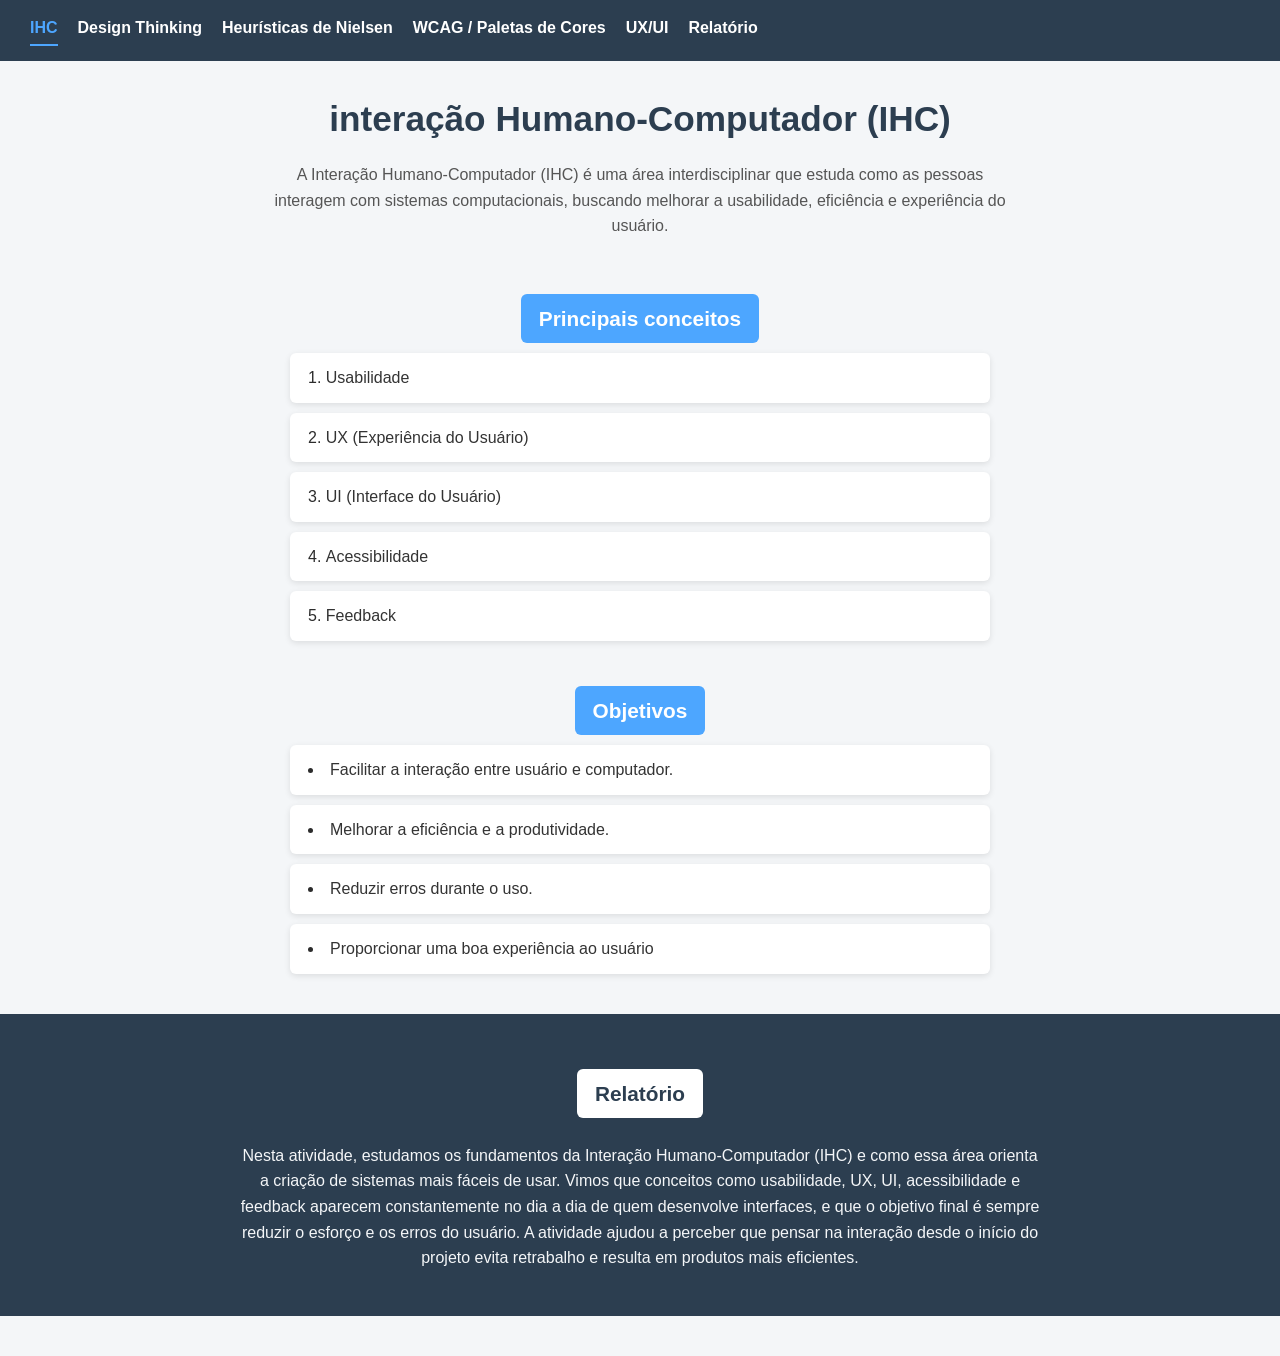
<file: index.html>
<!DOCTYPE html>
<html lang="pt-br">
<head>
    <meta charset="UTF-8">
    <meta name="viewport" content="width=device-width, initial-scale=1.0">
    <meta http-equiv="refresh" content="0; url=atividade1.html">
    <link rel="stylesheet" href="estilo.css">
    <title>Trilha IHC</title>
</head>
<body>
    <center>
        <h1>Trilha IHC</h1>
    </center>
    <h4>Redirecionando para a página inicial do site... Se isso não acontecer automaticamente, <a href="atividade1.html">clique aqui</a>.</h4>
</body>
</html>
</file>
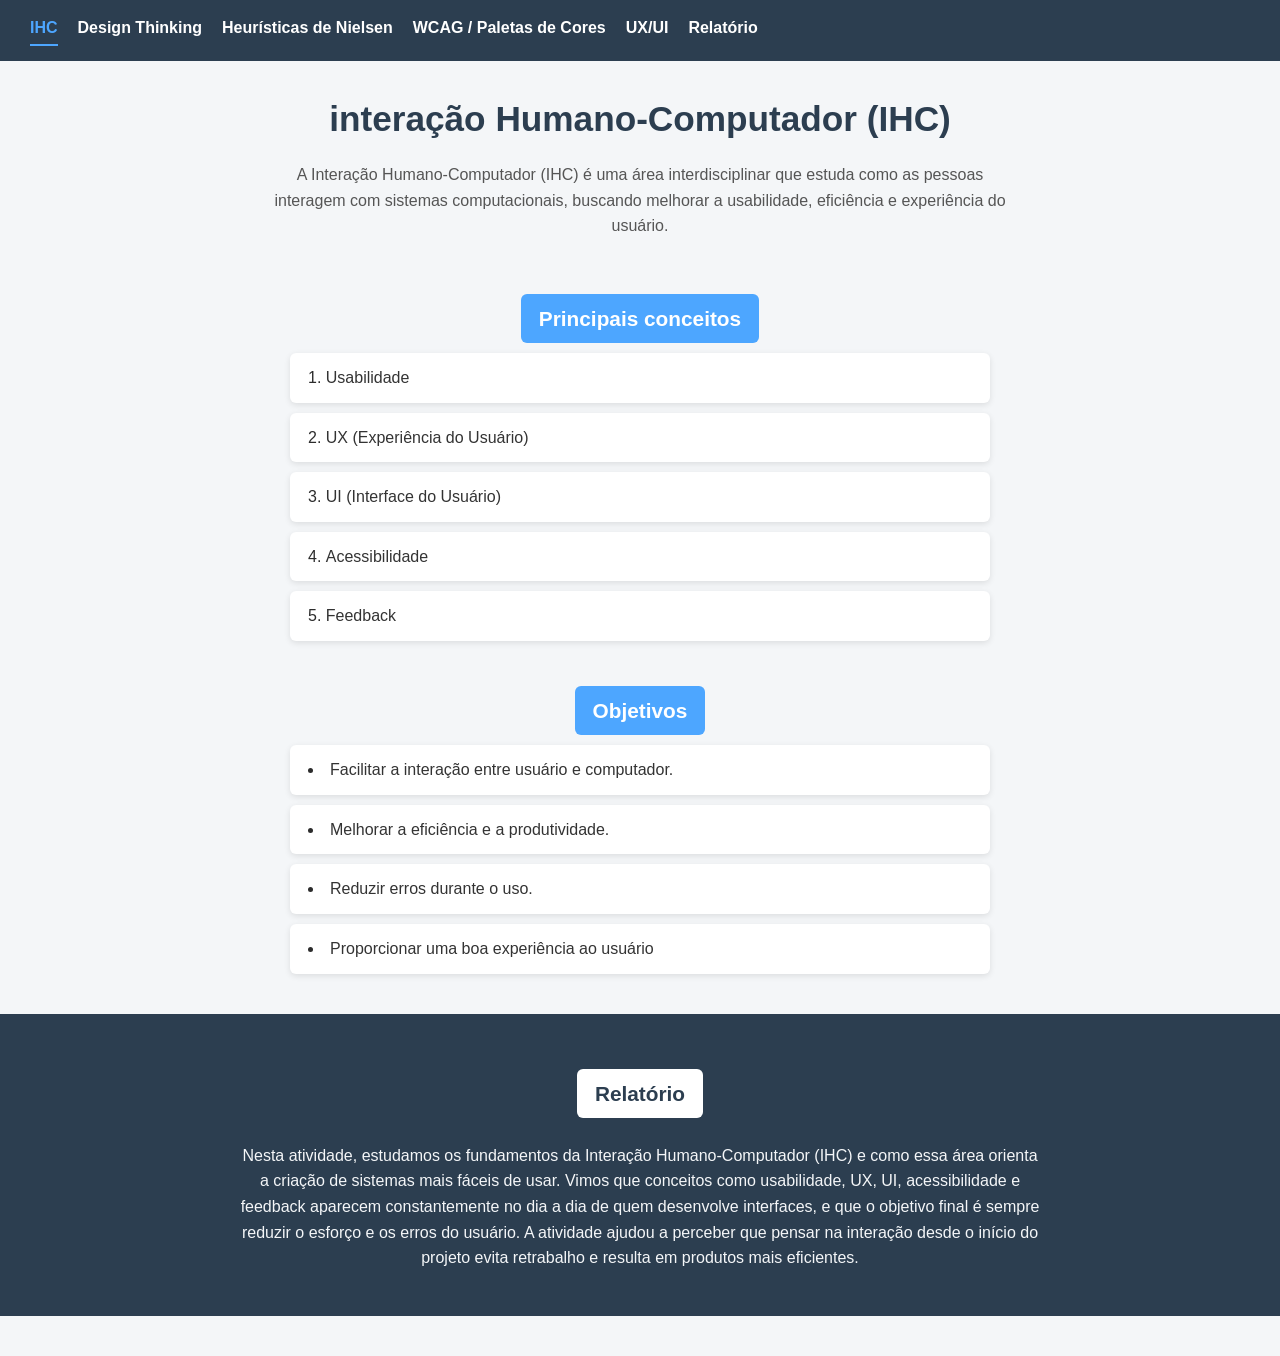
<file: atividade1.html>
<!DOCTYPE html>
<html lang="en">
<head>
    <meta charset="UTF-8">
    <meta name="viewport" content="width=device-width, initial-scale=1.0">
    <link rel="stylesheet" href="estilo.css">
    <title>atividade1</title>
</head>
<body>
    <nav>
        <a href="atividade1.html" class="active">IHC</a>
        <a href="atividade3.html">Design Thinking</a>
        <a href="atividade2.html">Heurísticas de Nielsen</a>
        <a href="atividade4.html">WCAG / Paletas de Cores</a>
        <a href="atividade5.html">UX/UI</a>
        <a href="#relatorio">Relatório</a>
    </nav>
    <center>
        <h1>interação Humano-Computador (IHC)</h1>
    </center>
    <h4>A Interação Humano-Computador (IHC) é uma área interdisciplinar que estuda como as pessoas interagem com sistemas computacionais, buscando melhorar a usabilidade, eficiência e experiência do usuário.</h4>
    <center><h2>Principais conceitos</h2></center>
    <ol>
        <li><h4>Usabilidade</h4></li>
        <li><h4>UX (Experiência do Usuário)</h4></li>
        <li><h4>UI (Interface do Usuário)</h4></li>
        <li><h4>Acessibilidade</h4></li>
        <li><h4>Feedback</h4></li>
    </ol>
    <center><h2>Objetivos</h2></center>
    <ul>
        <li><h4>Facilitar a interação entre usuário e computador.</h4></li>
        <li><h4>Melhorar a eficiência e a produtividade.</h4></li>
        <li><h4>Reduzir erros durante o uso.</h4></li>
        <li><h4>Proporcionar uma boa experiência ao usuário</h4></li>
    </ul>

    <section><center id="relatorio">
    <h2>Relatório</h2>
    <h4>Nesta atividade, estudamos os fundamentos da Interação Humano-Computador (IHC) e como essa área orienta a criação de sistemas mais fáceis de usar. Vimos que conceitos como usabilidade, UX, UI, acessibilidade e feedback aparecem constantemente no dia a dia de quem desenvolve interfaces, e que o objetivo final é sempre reduzir o esforço e os erros do usuário. A atividade ajudou a perceber que pensar na interação desde o início do projeto evita retrabalho e resulta em produtos mais eficientes.</h4>
    </center></section>
</body>
</html>
</file>
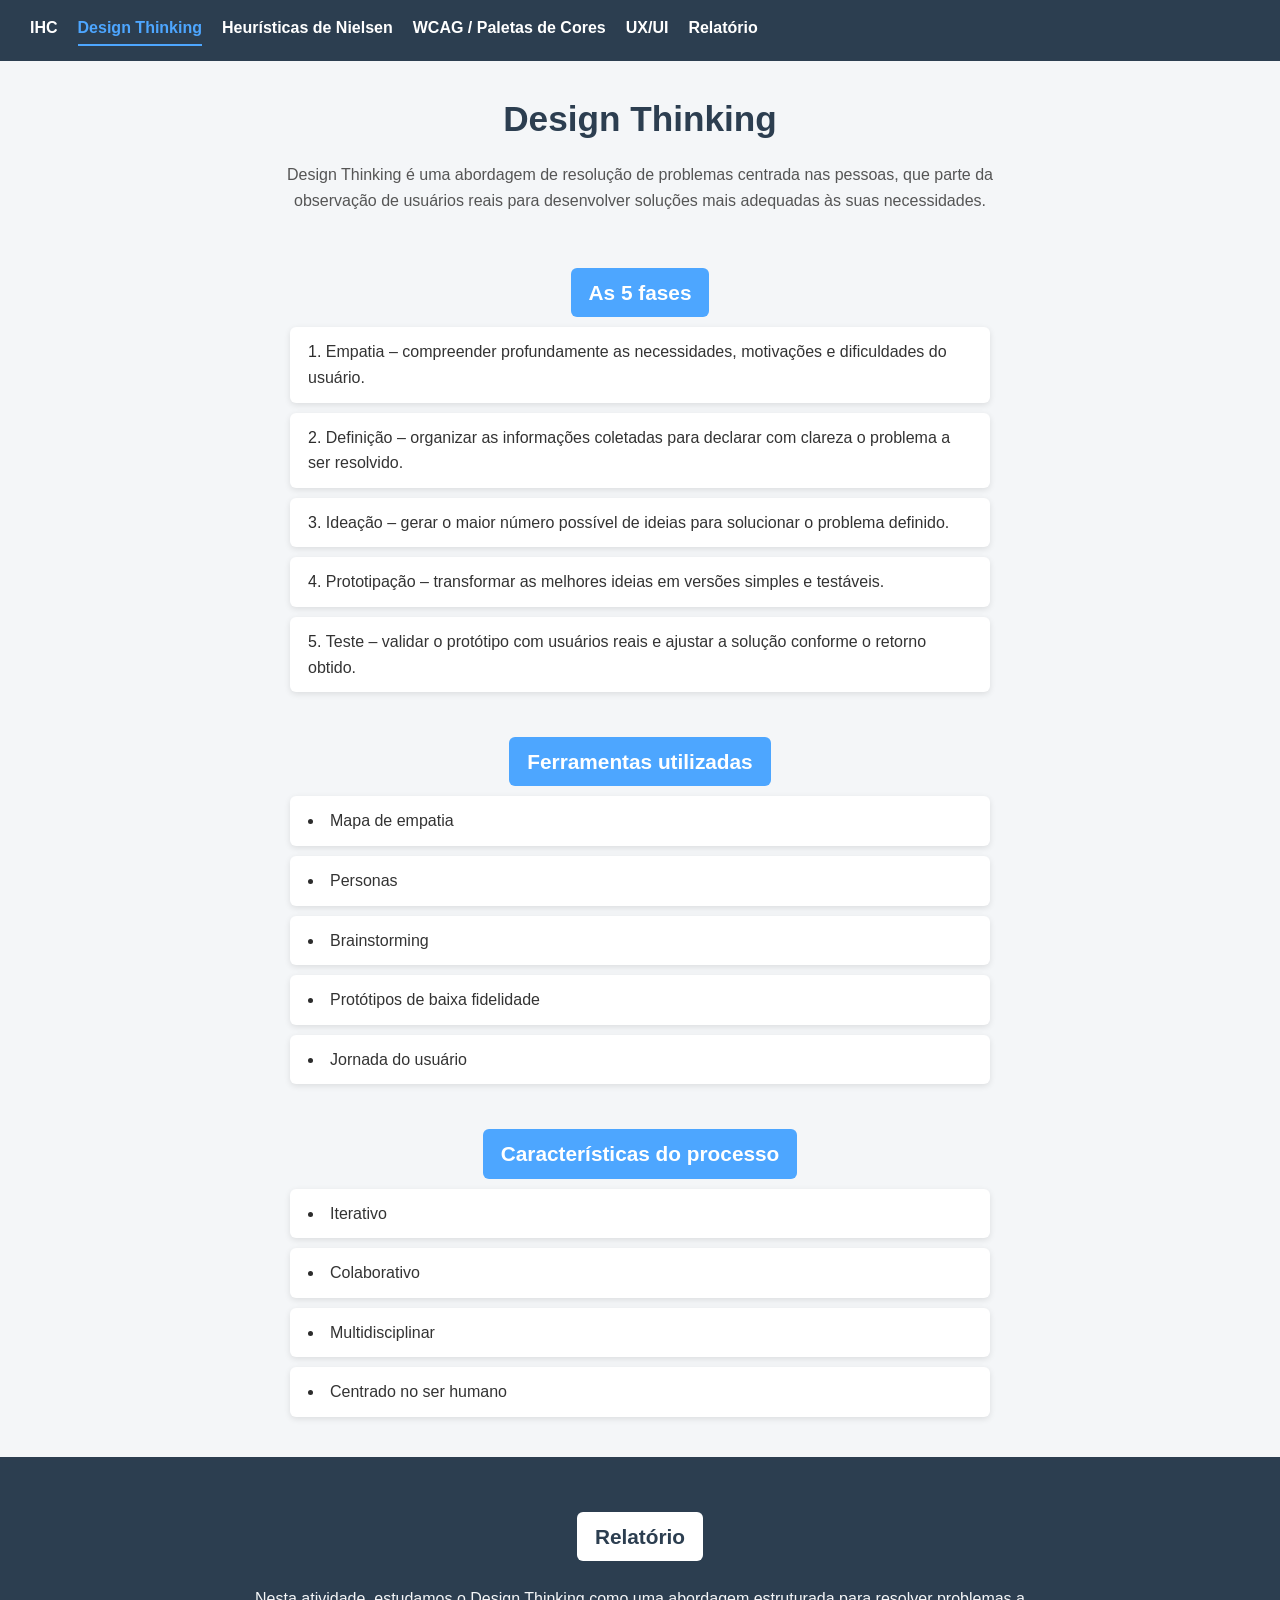
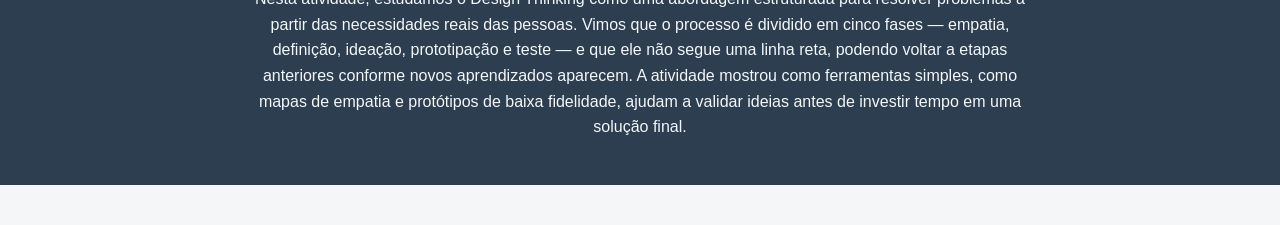
<file: atividade3.html>
<!DOCTYPE html>
<html lang="pt-br">
<head>
    <meta charset="UTF-8">
    <meta name="viewport" content="width=device-width, initial-scale=1.0">
    <link rel="stylesheet" href="estilo.css">
    <title>atividade3</title>
</head>
<body>
    <nav>
        <a href="atividade1.html">IHC</a>
        <a href="atividade3.html" class="active">Design Thinking</a>
        <a href="atividade2.html">Heurísticas de Nielsen</a>
        <a href="atividade4.html">WCAG / Paletas de Cores</a>
        <a href="atividade5.html">UX/UI</a>
        <a href="#relatorio">Relatório</a>
    </nav>
    <center>
        <h1>Design Thinking</h1>
    </center>
    <h4>Design Thinking é uma abordagem de resolução de problemas centrada nas pessoas, que parte da observação de usuários reais para desenvolver soluções mais adequadas às suas necessidades.</h4>

    <center><h2>As 5 fases</h2></center>
    <ol>
        <li><h4>Empatia – compreender profundamente as necessidades, motivações e dificuldades do usuário.</h4></li>
        <li><h4>Definição – organizar as informações coletadas para declarar com clareza o problema a ser resolvido.</h4></li>
        <li><h4>Ideação – gerar o maior número possível de ideias para solucionar o problema definido.</h4></li>
        <li><h4>Prototipação – transformar as melhores ideias em versões simples e testáveis.</h4></li>
        <li><h4>Teste – validar o protótipo com usuários reais e ajustar a solução conforme o retorno obtido.</h4></li>
    </ol>

    <center><h2>Ferramentas utilizadas</h2></center>
    <ul>
        <li><h4>Mapa de empatia</h4></li>
        <li><h4>Personas</h4></li>
        <li><h4>Brainstorming</h4></li>
        <li><h4>Protótipos de baixa fidelidade</h4></li>
        <li><h4>Jornada do usuário</h4></li>
    </ul>

    <center><h2>Características do processo</h2></center>
    <ul>
        <li><h4>Iterativo</h4></li>
        <li><h4>Colaborativo</h4></li>
        <li><h4>Multidisciplinar</h4></li>
        <li><h4>Centrado no ser humano</h4></li>
    </ul>

    <section><center id="relatorio">
    <h2>Relatório</h2>
    <h4>Nesta atividade, estudamos o Design Thinking como uma abordagem estruturada para resolver problemas a partir das necessidades reais das pessoas. Vimos que o processo é dividido em cinco fases — empatia, definição, ideação, prototipação e teste — e que ele não segue uma linha reta, podendo voltar a etapas anteriores conforme novos aprendizados aparecem. A atividade mostrou como ferramentas simples, como mapas de empatia e protótipos de baixa fidelidade, ajudam a validar ideias antes de investir tempo em uma solução final.</h4>
    </center></section>
</body>
</html>
</file>
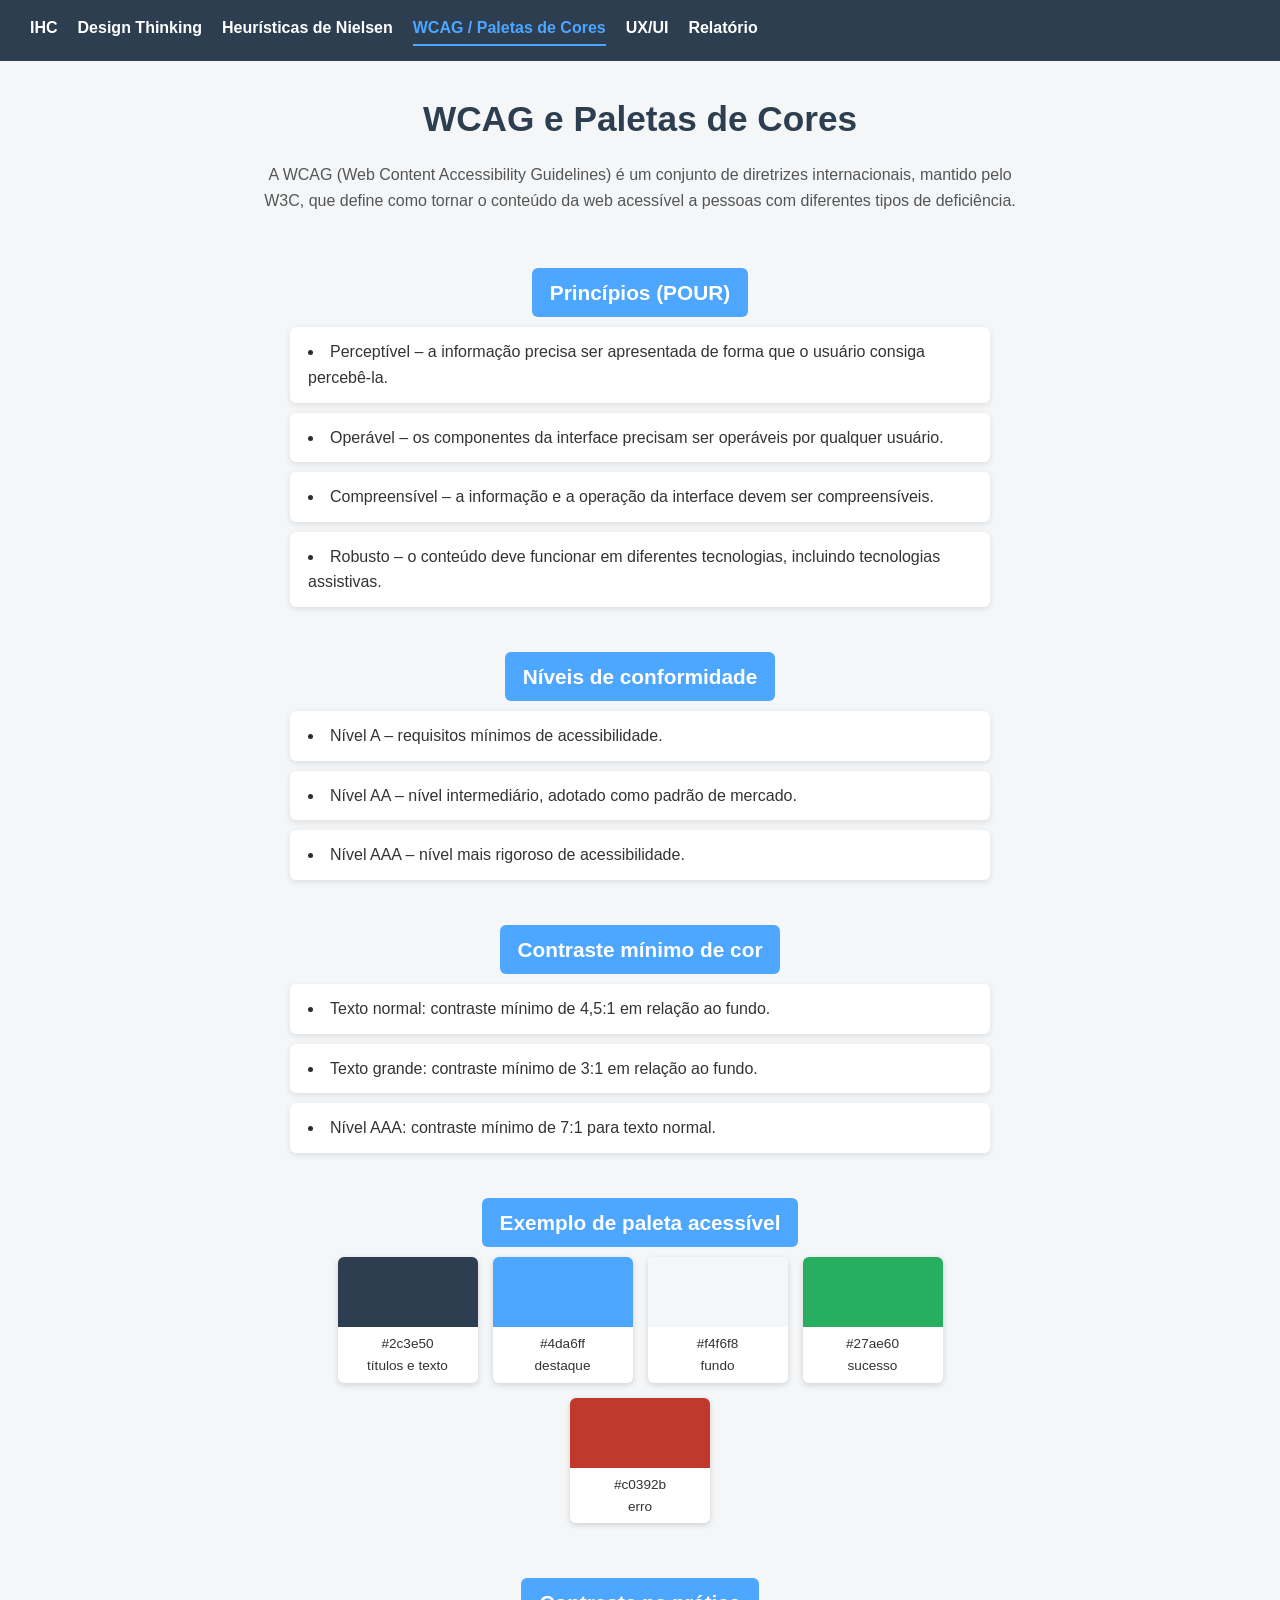
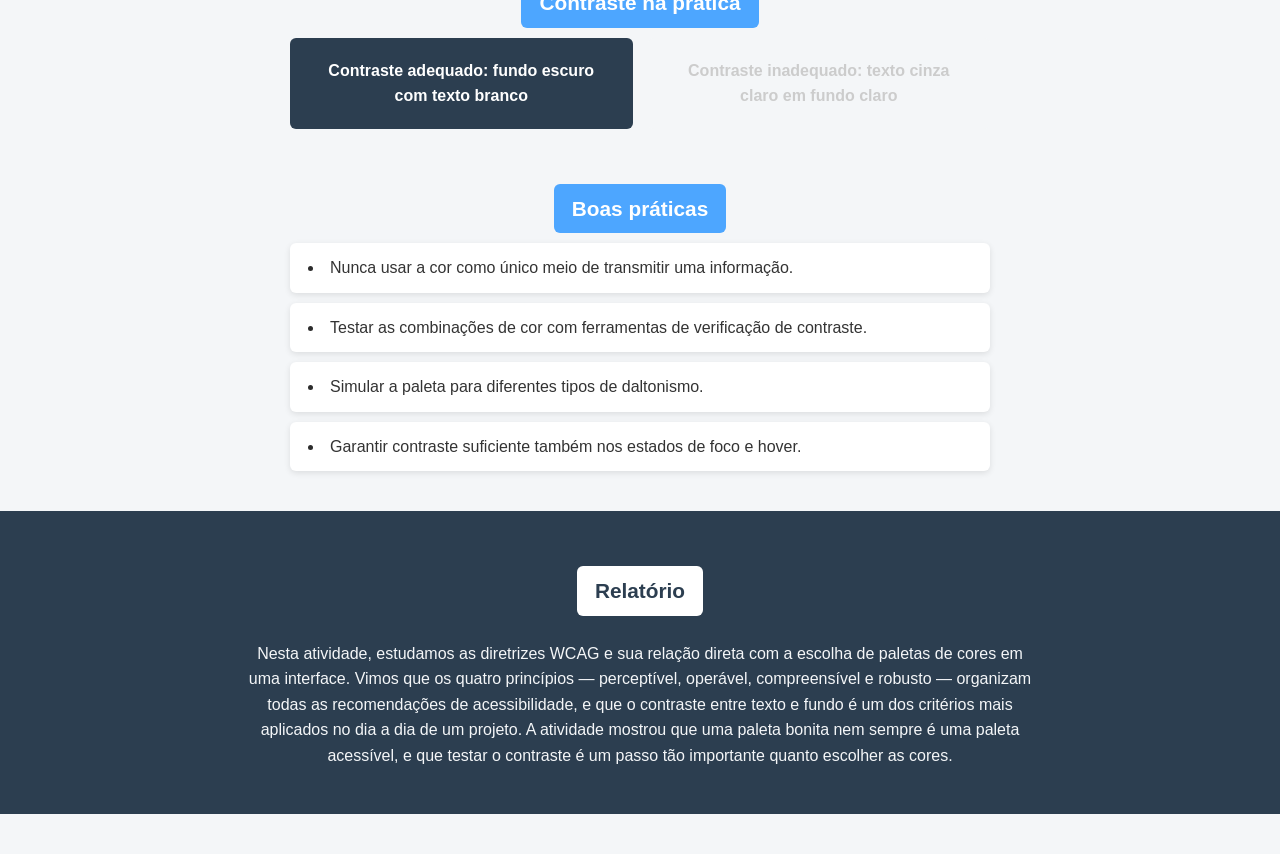
<file: atividade4.html>
<!DOCTYPE html>
<html lang="pt-br">
<head>
    <meta charset="UTF-8">
    <meta name="viewport" content="width=device-width, initial-scale=1.0">
    <link rel="stylesheet" href="estilo.css">
    <title>atividade4</title>
</head>
<body>
    <nav>
        <a href="atividade1.html">IHC</a>
        <a href="atividade3.html">Design Thinking</a>
        <a href="atividade2.html">Heurísticas de Nielsen</a>
        <a href="atividade4.html" class="active">WCAG / Paletas de Cores</a>
        <a href="atividade5.html">UX/UI</a>
        <a href="#relatorio">Relatório</a>
    </nav>
    <center>
        <h1>WCAG e Paletas de Cores</h1>
    </center>
    <h4>A WCAG (Web Content Accessibility Guidelines) é um conjunto de diretrizes internacionais, mantido pelo W3C, que define como tornar o conteúdo da web acessível a pessoas com diferentes tipos de deficiência.</h4>

    <center><h2>Princípios (POUR)</h2></center>
    <ul>
        <li><h4>Perceptível – a informação precisa ser apresentada de forma que o usuário consiga percebê-la.</h4></li>
        <li><h4>Operável – os componentes da interface precisam ser operáveis por qualquer usuário.</h4></li>
        <li><h4>Compreensível – a informação e a operação da interface devem ser compreensíveis.</h4></li>
        <li><h4>Robusto – o conteúdo deve funcionar em diferentes tecnologias, incluindo tecnologias assistivas.</h4></li>
    </ul>

    <center><h2>Níveis de conformidade</h2></center>
    <ul>
        <li><h4>Nível A – requisitos mínimos de acessibilidade.</h4></li>
        <li><h4>Nível AA – nível intermediário, adotado como padrão de mercado.</h4></li>
        <li><h4>Nível AAA – nível mais rigoroso de acessibilidade.</h4></li>
    </ul>

    <center><h2>Contraste mínimo de cor</h2></center>
    <ul>
        <li><h4>Texto normal: contraste mínimo de 4,5:1 em relação ao fundo.</h4></li>
        <li><h4>Texto grande: contraste mínimo de 3:1 em relação ao fundo.</h4></li>
        <li><h4>Nível AAA: contraste mínimo de 7:1 para texto normal.</h4></li>
    </ul>

    <center><h2>Exemplo de paleta acessível</h2></center>
    <div class="paleta">
        <div class="cor">
            <div class="amostra" style="background-color:#2c3e50;"></div>
            <div class="legenda">#2c3e50<br>títulos e texto</div>
        </div>
        <div class="cor">
            <div class="amostra" style="background-color:#4da6ff;"></div>
            <div class="legenda">#4da6ff<br>destaque</div>
        </div>
        <div class="cor">
            <div class="amostra" style="background-color:#f4f6f8;"></div>
            <div class="legenda">#f4f6f8<br>fundo</div>
        </div>
        <div class="cor">
            <div class="amostra" style="background-color:#27ae60;"></div>
            <div class="legenda">#27ae60<br>sucesso</div>
        </div>
        <div class="cor">
            <div class="amostra" style="background-color:#c0392b;"></div>
            <div class="legenda">#c0392b<br>erro</div>
        </div>
    </div>

    <center><h2>Contraste na prática</h2></center>
    <div class="contraste-exemplo">
        <div style="background-color:#2c3e50; color:#ffffff;">Contraste adequado: fundo escuro com texto branco</div>
        <div style="background-color:#f4f6f8; color:#cccccc;">Contraste inadequado: texto cinza claro em fundo claro</div>
    </div>

    <center><h2>Boas práticas</h2></center>
    <ul>
        <li><h4>Nunca usar a cor como único meio de transmitir uma informação.</h4></li>
        <li><h4>Testar as combinações de cor com ferramentas de verificação de contraste.</h4></li>
        <li><h4>Simular a paleta para diferentes tipos de daltonismo.</h4></li>
        <li><h4>Garantir contraste suficiente também nos estados de foco e hover.</h4></li>
    </ul>

    <section><center id="relatorio">
    <h2>Relatório</h2>
    <h4>Nesta atividade, estudamos as diretrizes WCAG e sua relação direta com a escolha de paletas de cores em uma interface. Vimos que os quatro princípios — perceptível, operável, compreensível e robusto — organizam todas as recomendações de acessibilidade, e que o contraste entre texto e fundo é um dos critérios mais aplicados no dia a dia de um projeto. A atividade mostrou que uma paleta bonita nem sempre é uma paleta acessível, e que testar o contraste é um passo tão importante quanto escolher as cores.</h4>
    </center></section>
</body>
</html>
</file>
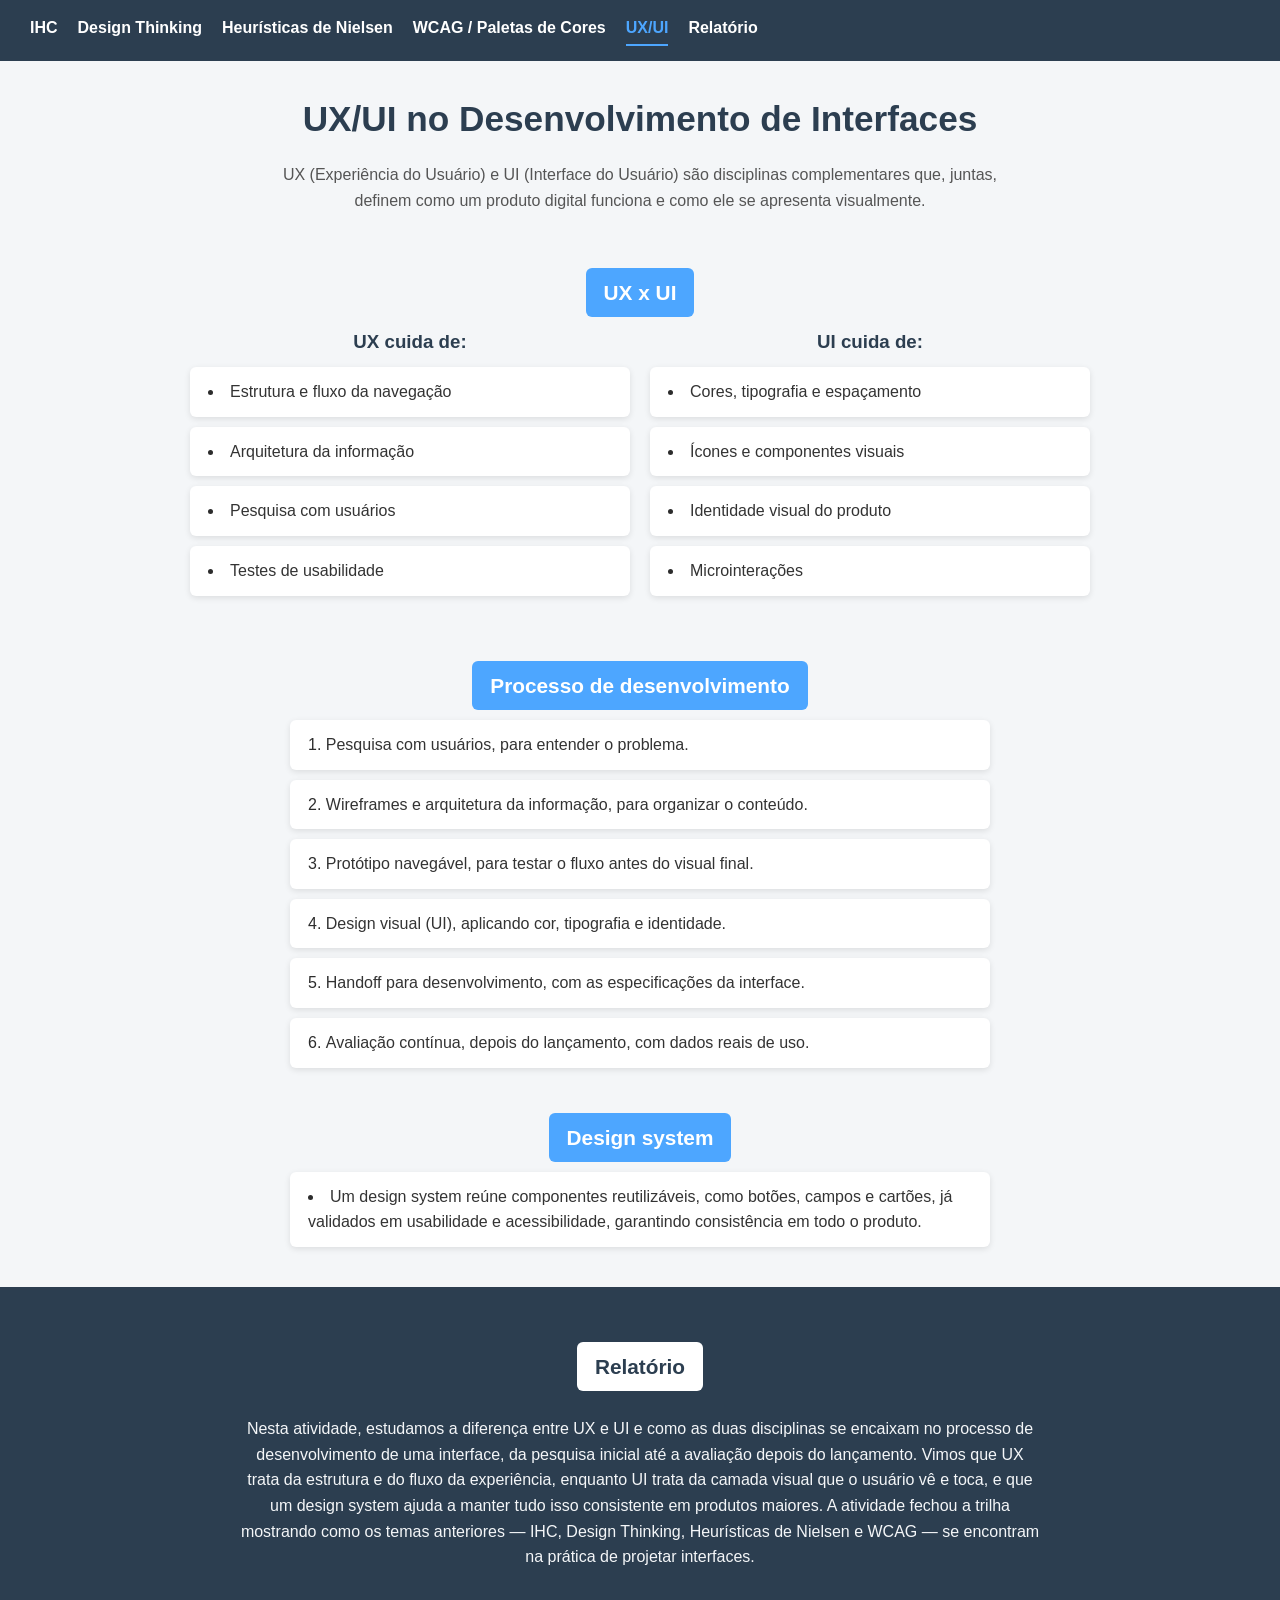
<file: atividade5.html>
<!DOCTYPE html>
<html lang="pt-br">
<head>
    <meta charset="UTF-8">
    <meta name="viewport" content="width=device-width, initial-scale=1.0">
    <link rel="stylesheet" href="estilo.css">
    <title>atividade5</title>
</head>
<body>
    <nav>
        <a href="atividade1.html">IHC</a>
        <a href="atividade3.html">Design Thinking</a>
        <a href="atividade2.html">Heurísticas de Nielsen</a>
        <a href="atividade4.html">WCAG / Paletas de Cores</a>
        <a href="atividade5.html" class="active">UX/UI</a>
        <a href="#relatorio">Relatório</a>
    </nav>
    <center>
        <h1>UX/UI no Desenvolvimento de Interfaces</h1>
    </center>
    <h4>UX (Experiência do Usuário) e UI (Interface do Usuário) são disciplinas complementares que, juntas, definem como um produto digital funciona e como ele se apresenta visualmente.</h4>

    <center><h2>UX x UI</h2></center>
    <div class="compare-cols">
        <div>
            <h3>UX cuida de:</h3>
            <ul>
                <li><h4>Estrutura e fluxo da navegação</h4></li>
                <li><h4>Arquitetura da informação</h4></li>
                <li><h4>Pesquisa com usuários</h4></li>
                <li><h4>Testes de usabilidade</h4></li>
            </ul>
        </div>
        <div>
            <h3>UI cuida de:</h3>
            <ul>
                <li><h4>Cores, tipografia e espaçamento</h4></li>
                <li><h4>Ícones e componentes visuais</h4></li>
                <li><h4>Identidade visual do produto</h4></li>
                <li><h4>Microinterações</h4></li>
            </ul>
        </div>
    </div>

    <center><h2>Processo de desenvolvimento</h2></center>
    <ol>
        <li><h4>Pesquisa com usuários, para entender o problema.</h4></li>
        <li><h4>Wireframes e arquitetura da informação, para organizar o conteúdo.</h4></li>
        <li><h4>Protótipo navegável, para testar o fluxo antes do visual final.</h4></li>
        <li><h4>Design visual (UI), aplicando cor, tipografia e identidade.</h4></li>
        <li><h4>Handoff para desenvolvimento, com as especificações da interface.</h4></li>
        <li><h4>Avaliação contínua, depois do lançamento, com dados reais de uso.</h4></li>
    </ol>

    <center><h2>Design system</h2></center>
    <ul>
        <li><h4>Um design system reúne componentes reutilizáveis, como botões, campos e cartões, já validados em usabilidade e acessibilidade, garantindo consistência em todo o produto.</h4></li>
    </ul>

    <section><center id="relatorio">
    <h2>Relatório</h2>
    <h4>Nesta atividade, estudamos a diferença entre UX e UI e como as duas disciplinas se encaixam no processo de desenvolvimento de uma interface, da pesquisa inicial até a avaliação depois do lançamento. Vimos que UX trata da estrutura e do fluxo da experiência, enquanto UI trata da camada visual que o usuário vê e toca, e que um design system ajuda a manter tudo isso consistente em produtos maiores. A atividade fechou a trilha mostrando como os temas anteriores — IHC, Design Thinking, Heurísticas de Nielsen e WCAG — se encontram na prática de projetar interfaces.</h4>
    </center></section>
</body>
</html>
</file>
<file: estilo.css>
* {
    margin: 0;
    padding: 0;
    box-sizing: border-box;
}

body {
    font-family: 'Segoe UI', Arial, sans-serif;
    background-color: #f4f6f8;
    color: #2c2c2c;
    line-height: 1.6;
    padding-bottom: 40px;
}

nav {
    background-color: #2c3e50;
    padding: 15px 30px;
    display: flex;
    flex-wrap: wrap;
    gap: 20px;
}

nav a {
    color: #ffffff;
    text-decoration: none;
    font-weight: bold;
    transition: color 0.2s ease;
    padding-bottom: 3px;
    border-bottom: 2px solid transparent;
}

nav a:hover {
    color: #4da6ff;
}

nav a.active {
    color: #4da6ff;
    border-bottom: 2px solid #4da6ff;
}

h1 {
    color: #2c3e50;
    font-size: 2.2rem;
    margin: 30px 0 15px;
    text-align: center;
}

body > h4 {
    max-width: 800px;
    margin: 0 auto 30px;
    font-weight: normal;
    color: #555;
    text-align: center;
    padding: 0 20px;
}

center p h3 {
    max-width: 800px;
    margin: 0 auto 30px;
    font-weight: normal;
    color: #555;
    padding: 0 20px;
}

h2 {
    background-color: #4da6ff;
    color: #ffffff;
    display: inline-block;
    padding: 8px 18px;
    margin: 25px 20px 10px;
    border-radius: 6px;
    font-size: 1.3rem;
    text-align: center;
}

h4 {
    font-weight: normal;
    max-width: 800px;
    margin: 0 20px 15px;
    color: #333;
    
}

ol, ul {
    max-width: 700px;
    margin: 0 auto 20px;
    padding: 0;
    list-style-position: inside;
}

li {
    background-color: #ffffff;
    margin-bottom: 10px;
    padding: 12px 18px;
    border-radius: 6px;
    box-shadow: 0 2px 6px rgba(0, 0, 0, 0.1);
}

li h4 {
    display: inline;
    font-weight: normal;
    color: #333;
    margin: 0;
    max-width: none;
    
}

img {
    display: block;
    max-width: 500px;
    width: 90%;
    margin: 10px auto 30px;
    border-radius: 8px;
    box-shadow: 0 2px 8px rgba(0, 0, 0, 0.15);
}

section {
    background-color: #2c3e50;
    margin-top: 40px;
    padding: 30px 20px;
}

section h2 {
    background-color: #ffffff;
    color: #2c3e50;
}

section h4 {
    color: #f4f6f8;
    max-width: 800px;
    margin: 15px auto;
}

.compare-cols {
    display: flex;
    flex-wrap: wrap;
    gap: 20px;
    max-width: 900px;
    margin: 0 auto 30px;
    justify-content: center;
}

.compare-cols > div {
    flex: 1 1 320px;
}

.compare-cols h3 {
    text-align: center;
    color: #2c3e50;
    margin-bottom: 10px;
}

.compare-cols ul {
    max-width: none;
    margin: 0;
}

.paleta {
    display: flex;
    flex-wrap: wrap;
    gap: 15px;
    max-width: 700px;
    margin: 0 auto 30px;
    justify-content: center;
}

.cor {
    width: 140px;
    border-radius: 6px;
    box-shadow: 0 2px 6px rgba(0, 0, 0, 0.15);
    overflow: hidden;
    text-align: center;
    font-size: 0.85rem;
    background: #ffffff;
}

.cor .amostra {
    height: 70px;
}

.cor .legenda {
    padding: 6px 4px;
    color: #333;
}

.contraste-exemplo {
    max-width: 700px;
    margin: 0 auto 30px;
    display: flex;
    flex-wrap: wrap;
    gap: 15px;
    justify-content: center;
}

.contraste-exemplo div {
    flex: 1 1 300px;
    padding: 20px;
    border-radius: 6px;
    text-align: center;
    font-weight: bold;
}
</file>
